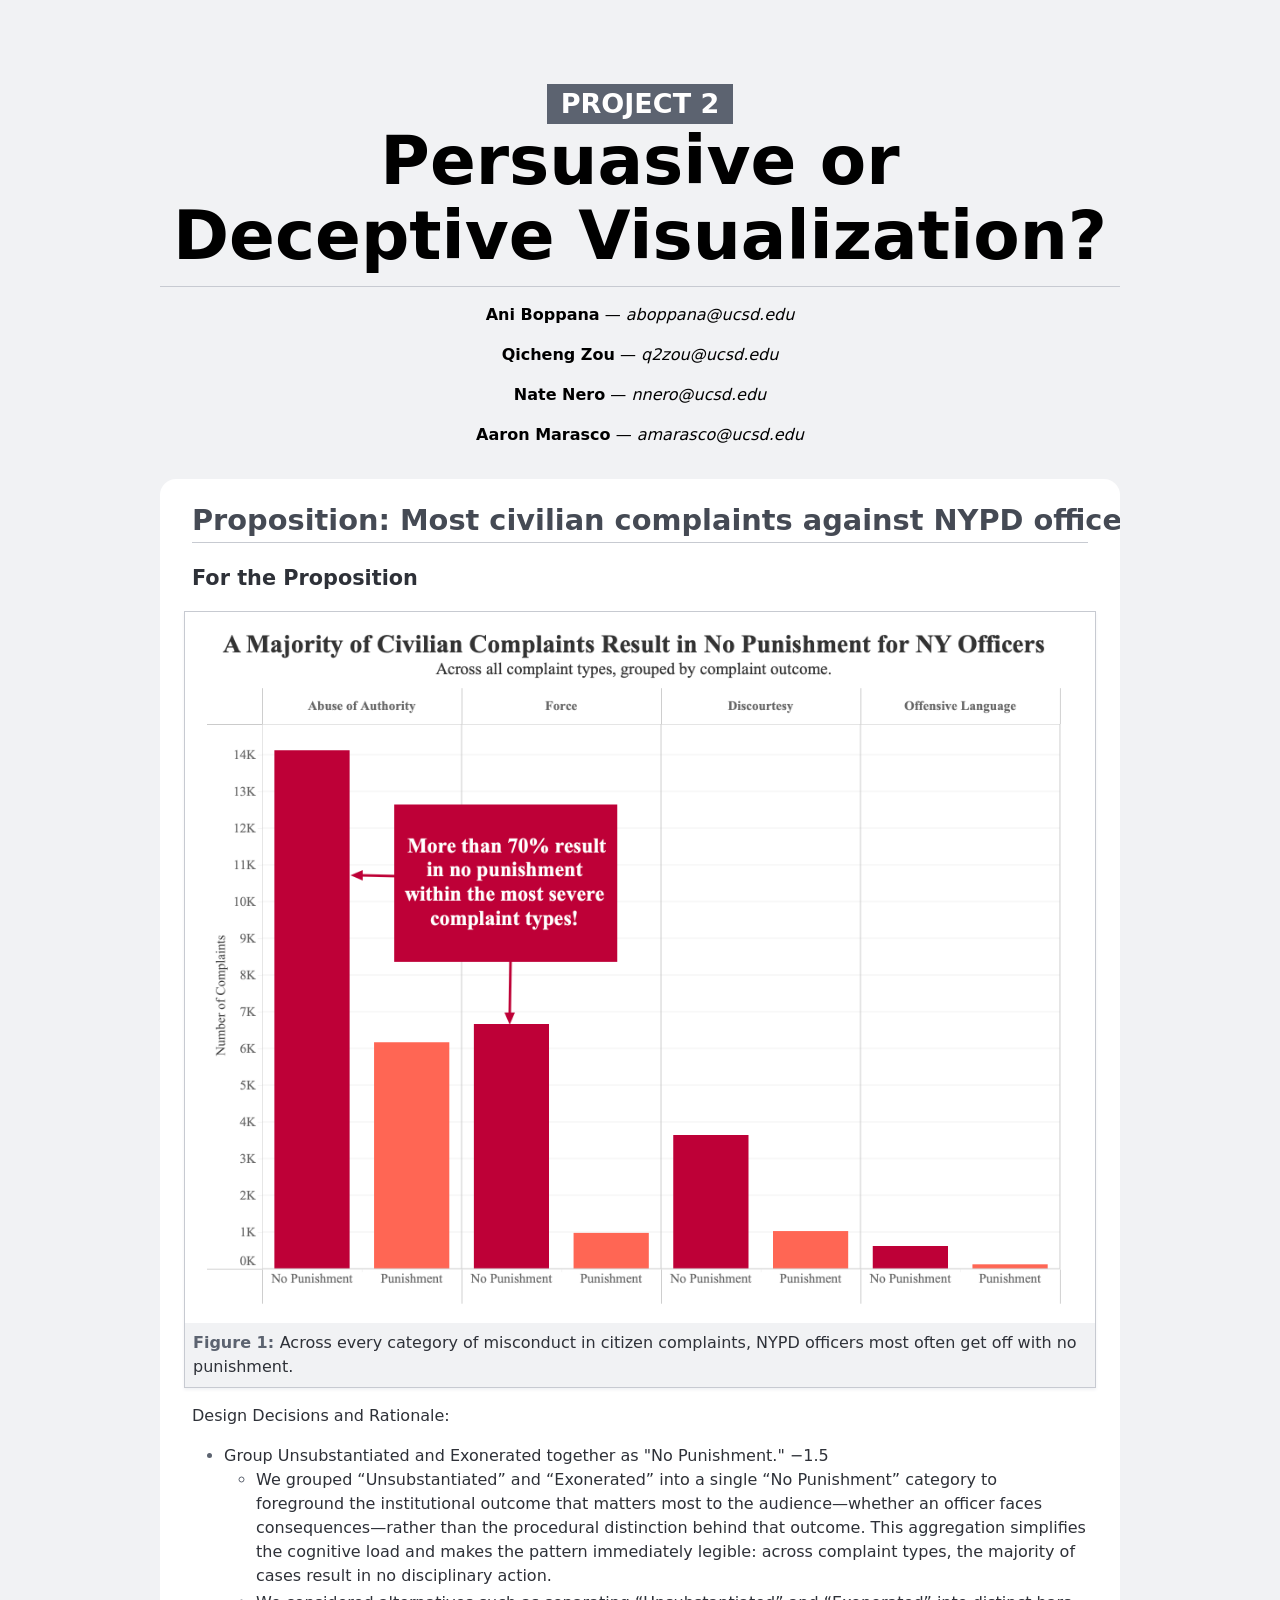
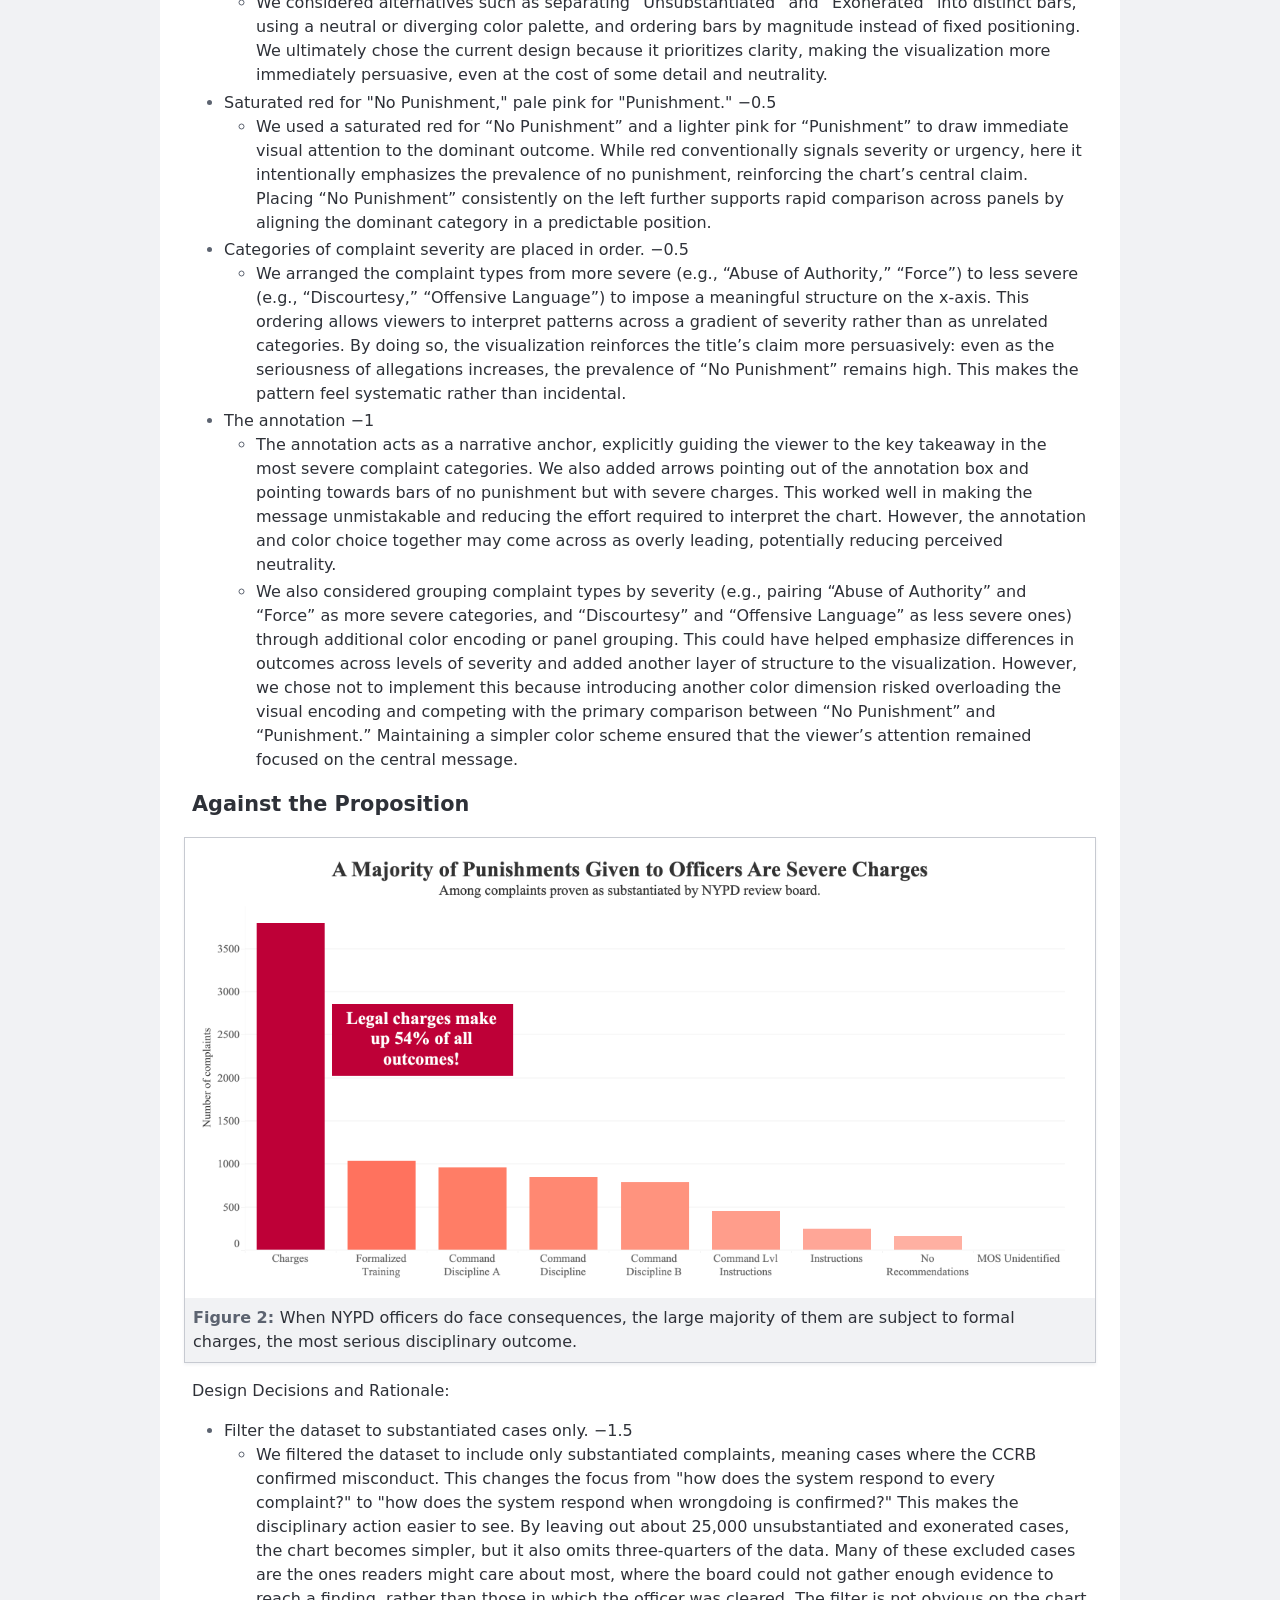
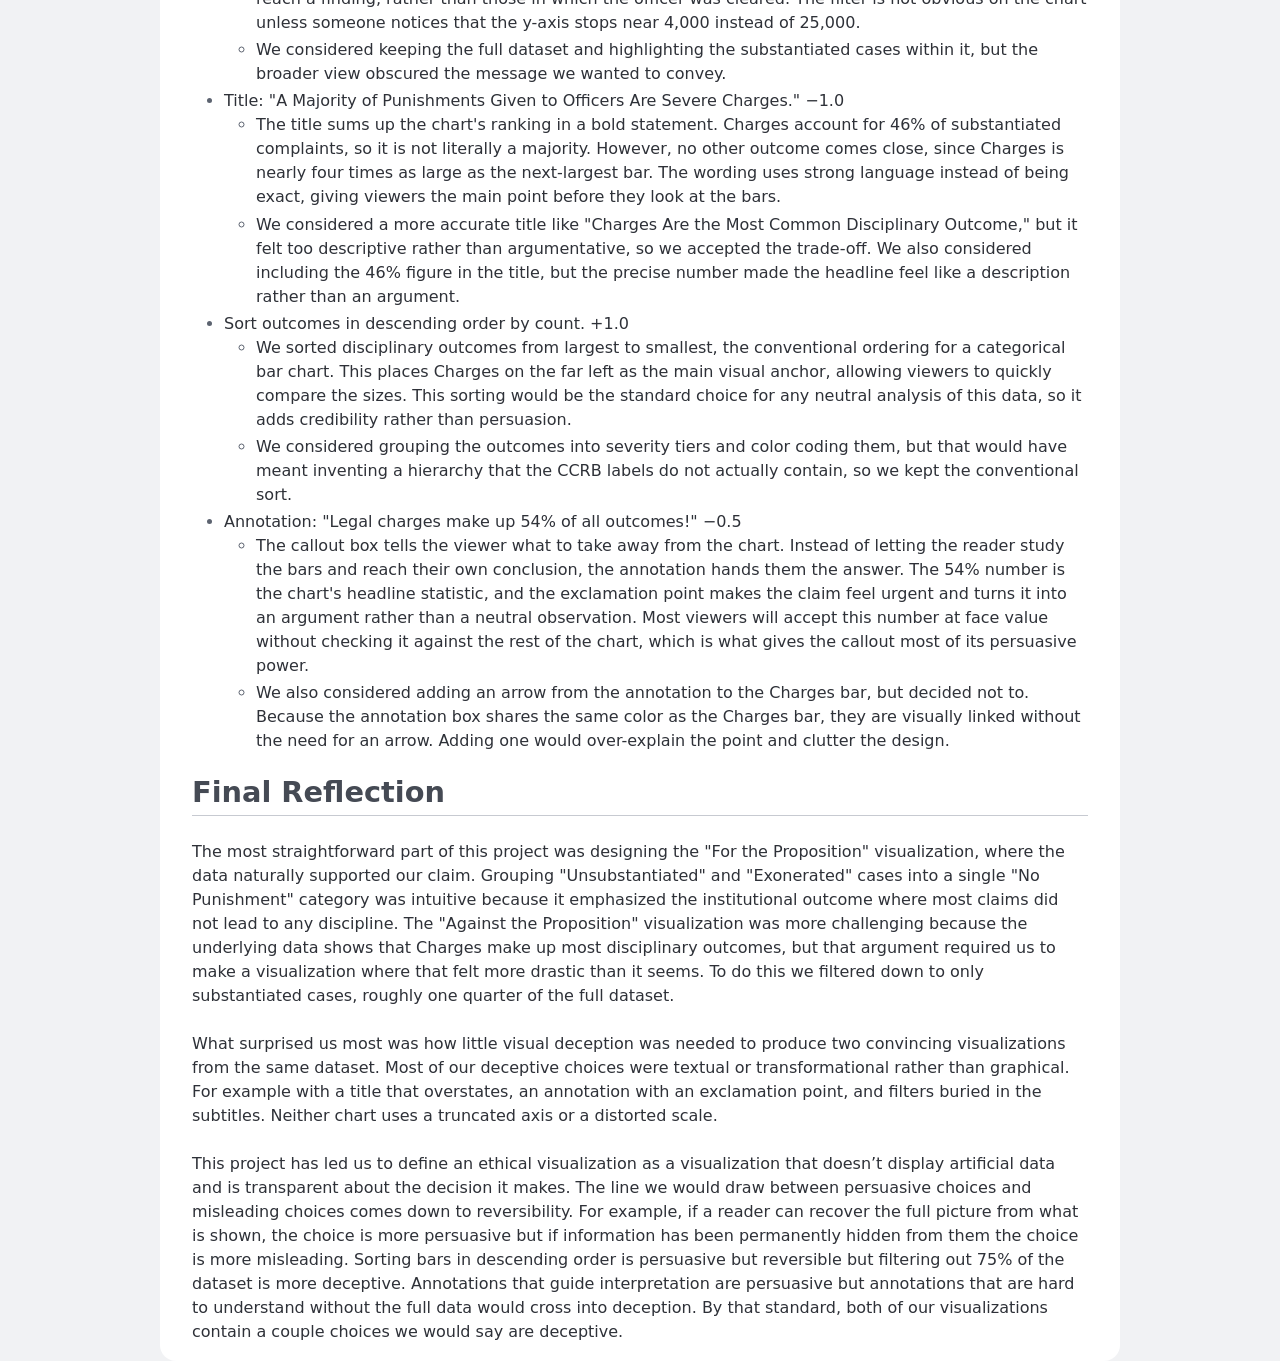
<file: index.html>
<!doctype html>
<html lang="en">
    <head>
        <title>Project 2 Report</title>
        <style>
            :root {
                --color-neutral-95: hsl(220 10% 95%);
                --color-neutral-90: hsl(220 10% 90%);
                --color-neutral-80: hsl(220 10% 80%);
                --color-neutral-70: hsl(220 10% 70%);
                --color-neutral-60: hsl(220 10% 60%);
                --color-neutral-50: hsl(220 10% 50%);
                --color-neutral-40: hsl(220 10% 40%);
                --color-neutral-30: hsl(220 10% 30%);
                --color-neutral-20: hsl(220 10% 20%);
                --color-neutral-10: hsl(220 10% 10%);
            }

            html {
                font: 100%/1.5 system-ui;
                counter-reset: figure;
                background: var(--color-neutral-95);
            }
            body {
                max-width: min(75vw, 80em);
                margin: 0 auto;
            }

            /* Headings */

            h1,
            h2,
            h3,
            h4,
            h5,
            h6 {
                line-height: 1.1;
                font-weight: 600;
                text-wrap: balance;
            }

            h1,
            h2 {
                border-bottom: 1px solid var(--color-neutral-80);
                padding-bottom: 0.2em;
                overflow-wrap: break-word;
                word-break: break-word;
            }

            h1 {
                margin-block: 1em 0.5rem;
                font-size: clamp(2.5em, 150% + 2vh + 2vw, 10vmin);
                font-weight: 800;

                small {
                    display: block;
                    width: fit-content;
                    padding: 0.2em 0.5em;
                    margin-inline: auto;
                    color: white;
                    background: var(--color-neutral-40);
                    font-size: 40%;
                    text-transform: uppercase;
                    white-space: nowrap;
                }
            }

            h2 {
                font-size: 180%;
                color: var(--color-neutral-30);
                text-wrap: nowrap;
            }

            h3 {
                font-size: 130%;
            }

            /* Lists */

            ul,
            ol {
                padding-inline-start: 2em;
            }

            li {
                &::marker {
                    color: var(--color-neutral-40);
                }

                + li {
                    margin-top: 0.2em;
                }
            }

            /* Sectioning elements */

            header {
                padding-block: 1em;
                text-align: center;
            }

            main {
                background: white;
                color: var(--color-neutral-20);
                border-radius: 1rem;
                padding: 0.1rem 2rem;
                overflow: hidden;
            }

            /* Figures */
            figure img {
            max-width: 100%;
            height: auto;
            display: block;
            margin: 0 auto;
            }
            
            figure {
                margin: 1em 0;
                padding: 0.5rem;
                margin-inline: -0.5em;
                border: 1px solid var(--color-neutral-80);
                box-shadow: 0 0.1em 0.2em var(--color-neutral-95);
                text-align: center;
                background: white;

                > figcaption {
                    font: 500 75% var(--font-sans);
                    background: var(--color-neutral-95);
                    padding: 0.5rem;
                    margin: -0.5rem;
                    margin-top: 0.5rem;
                    counter-increment: figure;
                    text-align: left;

                    &::before {
                        content: "Figure " counter(figure) ": ";
                        font-weight: bold;
                        color: var(--color-neutral-40);
                    }

                    a:not(:hover, :focus, :active) {
                        color: inherit;
                        text-decoration: underline;
                        text-decoration-color: color-mix(
                            in lab,
                            currentColor,
                            transparent 70%
                        );
                    }
                }
            }
        </style>
    </head>

    <body>
        <header>
            <h1>
                <small>Project 2</small>
                Persuasive or Deceptive Visualization?
            </h1>

            <p><strong>Ani Boppana</strong> — <em>aboppana@ucsd.edu</em></p>
            <p><strong>Qicheng Zou</strong> — <em>q2zou@ucsd.edu</em></p>
            <p><strong>Nate Nero</strong> — <em>nnero@ucsd.edu</em></p>
            <p><strong>Aaron Marasco</strong> — <em>amarasco@ucsd.edu</em></p>
        </header>

        <main>
            <h2>Proposition: Most civilian complaints against NYPD officers result in no disciplinary action.</h2>

            <section>
                <h3>For the Proposition</h3>

                <figure>
                    <img src="project2_pro.png" alt="Bar graph of number of complaints, grouped by category of misconduct across both outcomes (punishment and no punishment)." />
                    <figcaption>Across every category of misconduct in citizen complaints, NYPD officers most often get off with no punishment.</figcaption>
                </figure>

                <p>Design Decisions and Rationale:</p>

                <ul>
                    <li>
                        Group Unsubstantiated and Exonerated together as "No Punishment." −1.5
                        <ul>
                            <li>
                                We grouped “Unsubstantiated” and “Exonerated” into a single “No Punishment” category to foreground the institutional outcome that matters most to the audience—whether an officer faces consequences—rather than the procedural distinction behind that outcome. This aggregation simplifies the cognitive load and makes the pattern immediately legible: across complaint types, the majority of cases result in no disciplinary action.
                            </li>
                            <li>
                                We considered alternatives such as separating “Unsubstantiated” and “Exonerated” into distinct bars, using a neutral or diverging color palette, and ordering bars by magnitude instead of fixed positioning. We ultimately chose the current design because it prioritizes clarity, making the visualization more immediately persuasive, even at the cost of some detail and neutrality.
                            </li>
                        </ul>
                    </li>

                    <li>
                        Saturated red for "No Punishment," pale pink for "Punishment." −0.5
                        <ul>
                            <li>
                                We used a saturated red for “No Punishment” and a lighter pink for “Punishment” to draw immediate visual attention to the dominant outcome. While red conventionally signals severity or urgency, here it intentionally emphasizes the prevalence of no punishment, reinforcing the chart’s central claim. Placing “No Punishment” consistently on the left further supports rapid comparison across panels by aligning the dominant category in a predictable position.
                            </li>
                        </ul>
                    </li>

                    <li>
                        Categories of complaint severity are placed in order. −0.5
                        <ul>
                            <li>
                                We arranged the complaint types from more severe (e.g., “Abuse of Authority,” “Force”) to less severe (e.g., “Discourtesy,” “Offensive Language”) to impose a meaningful structure on the x-axis. This ordering allows viewers to interpret patterns across a gradient of severity rather than as unrelated categories. By doing so, the visualization reinforces the title’s claim more persuasively: even as the seriousness of allegations increases, the prevalence of “No Punishment” remains high. This makes the pattern feel systematic rather than incidental.
                            </li>
                        </ul>
                    </li>

                    <li>
                        The annotation −1
                        <ul>
                            <li>
                                The annotation acts as a narrative anchor, explicitly guiding the viewer to the key takeaway in the most severe complaint categories. We also added arrows pointing out of the annotation box and pointing towards bars of no punishment but with severe charges. This worked well in making the message unmistakable and reducing the effort required to interpret the chart. However, the annotation and color choice together may come across as overly leading, potentially reducing perceived neutrality.
                            </li>
                            <li>
                                We also considered grouping complaint types by severity (e.g., pairing “Abuse of Authority” and “Force” as more severe categories, and “Discourtesy” and “Offensive Language” as less severe ones) through additional color encoding or panel grouping. This could have helped emphasize differences in outcomes across levels of severity and added another layer of structure to the visualization. However, we chose not to implement this because introducing another color dimension risked overloading the visual encoding and competing with the primary comparison between “No Punishment” and “Punishment.” Maintaining a simpler color scheme ensured that the viewer’s attention remained focused on the central message.
                            </li>
                        </ul>
                    </li>
                </ul>
            </section>

            <section>
                <h3>Against the Proposition</h3>

                <figure>
                    <img src="project2_con.png" alt="Bar graph of number of complaints by type of punishment." />
                    <figcaption>When NYPD officers do face consequences, the large majority of them are subject to formal charges, the most serious disciplinary outcome.</figcaption>
                </figure>

                <p>Design Decisions and Rationale:</p>

                <ul>
                    <li>
                        Filter the dataset to substantiated cases only. −1.5
                        <ul>
                            <li>
                                We filtered the dataset to include only substantiated complaints, meaning cases where the CCRB confirmed misconduct. This changes the focus from "how does the system respond to every complaint?" to "how does the system respond when wrongdoing is confirmed?" This makes the disciplinary action easier to see. By leaving out about 25,000 unsubstantiated and exonerated cases, the chart becomes simpler, but it also omits three-quarters of the data. Many of these excluded cases are the ones readers might care about most, where the board could not gather enough evidence to reach a finding, rather than those in which the officer was cleared. The filter is not obvious on the chart unless someone notices that the y-axis stops near 4,000 instead of 25,000.
                            </li>
                            <li>
                                We considered keeping the full dataset and highlighting the substantiated cases within it, but the broader view obscured the message we wanted to convey.
                            </li>
                        </ul>
                    </li>

                    <li>
                        Title: "A Majority of Punishments Given to Officers Are Severe Charges." −1.0
                        <ul>
                            <li>
                                The title sums up the chart's ranking in a bold statement. Charges account for 46% of substantiated complaints, so it is not literally a majority. However, no other outcome comes close, since Charges is nearly four times as large as the next-largest bar. The wording uses strong language instead of being exact, giving viewers the main point before they look at the bars.
                            </li>
                            <li>
                                We considered a more accurate title like "Charges Are the Most Common Disciplinary Outcome," but it felt too descriptive rather than argumentative, so we accepted the trade-off. We also considered including the 46% figure in the title, but the precise number made the headline feel like a description rather than an argument.
                            </li>
                        </ul>
                    </li>

                    <li>
                        Sort outcomes in descending order by count. +1.0
                        <ul>
                            <li>
                                We sorted disciplinary outcomes from largest to smallest, the conventional ordering for a categorical bar chart. This places Charges on the far left as the main visual anchor, allowing viewers to quickly compare the sizes. This sorting would be the standard choice for any neutral analysis of this data, so it adds credibility rather than persuasion.
                            </li>
                            <li>
                                We considered grouping the outcomes into severity tiers and color coding them, but that would have meant inventing a hierarchy that the CCRB labels do not actually contain, so we kept the conventional sort.
                            </li>
                        </ul>
                    </li>

                    <li>
                        Annotation: "Legal charges make up 54% of all outcomes!" −0.5
                        <ul>
                            <li>
                                The callout box tells the viewer what to take away from the chart. Instead of letting the reader study the bars and reach their own conclusion, the annotation hands them the answer. The 54% number is the chart's headline statistic, and the exclamation point makes the claim feel urgent and turns it into an argument rather than a neutral observation. Most viewers will accept this number at face value without checking it against the rest of the chart, which is what gives the callout most of its persuasive power.
                            </li>
                            <li>
                                We also considered adding an arrow from the annotation to the Charges bar, but decided not to. Because the annotation box shares the same color as the Charges bar, they are visually linked without the need for an arrow. Adding one would over-explain the point and clutter the design.
                            </li>
                        </ul>
                    </li>
                </ul>
            </section>

            <section>
                <h2>Final Reflection</h2>

                <p>The most straightforward part of this project was designing the "For the Proposition" visualization, where the data naturally supported our claim. Grouping "Unsubstantiated" and "Exonerated" cases into a single "No Punishment" category was intuitive because it emphasized the institutional outcome where most claims did not lead to any discipline. The "Against the Proposition" visualization was more challenging because the underlying data shows that Charges make up most disciplinary outcomes, but that argument required us to make a visualization where that felt more drastic than it seems. To do this we filtered down to only substantiated cases, roughly one quarter of the full dataset.
                    <br><br>What surprised us most was how little visual deception was needed to produce two convincing visualizations from the same dataset. Most of our deceptive choices were textual or transformational rather than graphical. For example with a title that overstates, an annotation with an exclamation point, and filters buried in the subtitles. Neither chart uses a truncated axis or a distorted scale.<br><br>
                This project has led us to define an ethical visualization as a visualization that doesn’t display artificial data and is transparent about the decision it makes. The line we would draw between persuasive choices and misleading choices comes down to reversibility. For example, if a reader can recover the full picture from what is shown, the choice is more persuasive but if information has been permanently hidden from them the choice is more misleading. Sorting bars in descending order is persuasive but reversible but filtering out 75% of the dataset is more deceptive. Annotations that guide interpretation are persuasive but annotations that are hard to understand without the full data would cross into deception. By that standard, both of our visualizations contain a couple choices we would say are deceptive.
                </p>
            </section>
        </main>
    <script defer src="https://static.cloudflareinsights.com/beacon.min.js/v8c78df7c7c0f484497ecbca7046644da1771523124516" integrity="sha512-8DS7rgIrAmghBFwoOTujcf6D9rXvH8xm8JQ1Ja01h9QX8EzXldiszufYa4IFfKdLUKTTrnSFXLDkUEOTrZQ8Qg==" data-cf-beacon='{"version":"2024.11.0","token":"c822b88e119346678db149ed7b7721c9","r":1,"server_timing":{"name":{"cfCacheStatus":true,"cfEdge":true,"cfExtPri":true,"cfL4":true,"cfOrigin":true,"cfSpeedBrain":true},"location_startswith":null}}' crossorigin="anonymous"></script>
</body>
</html>
</file>
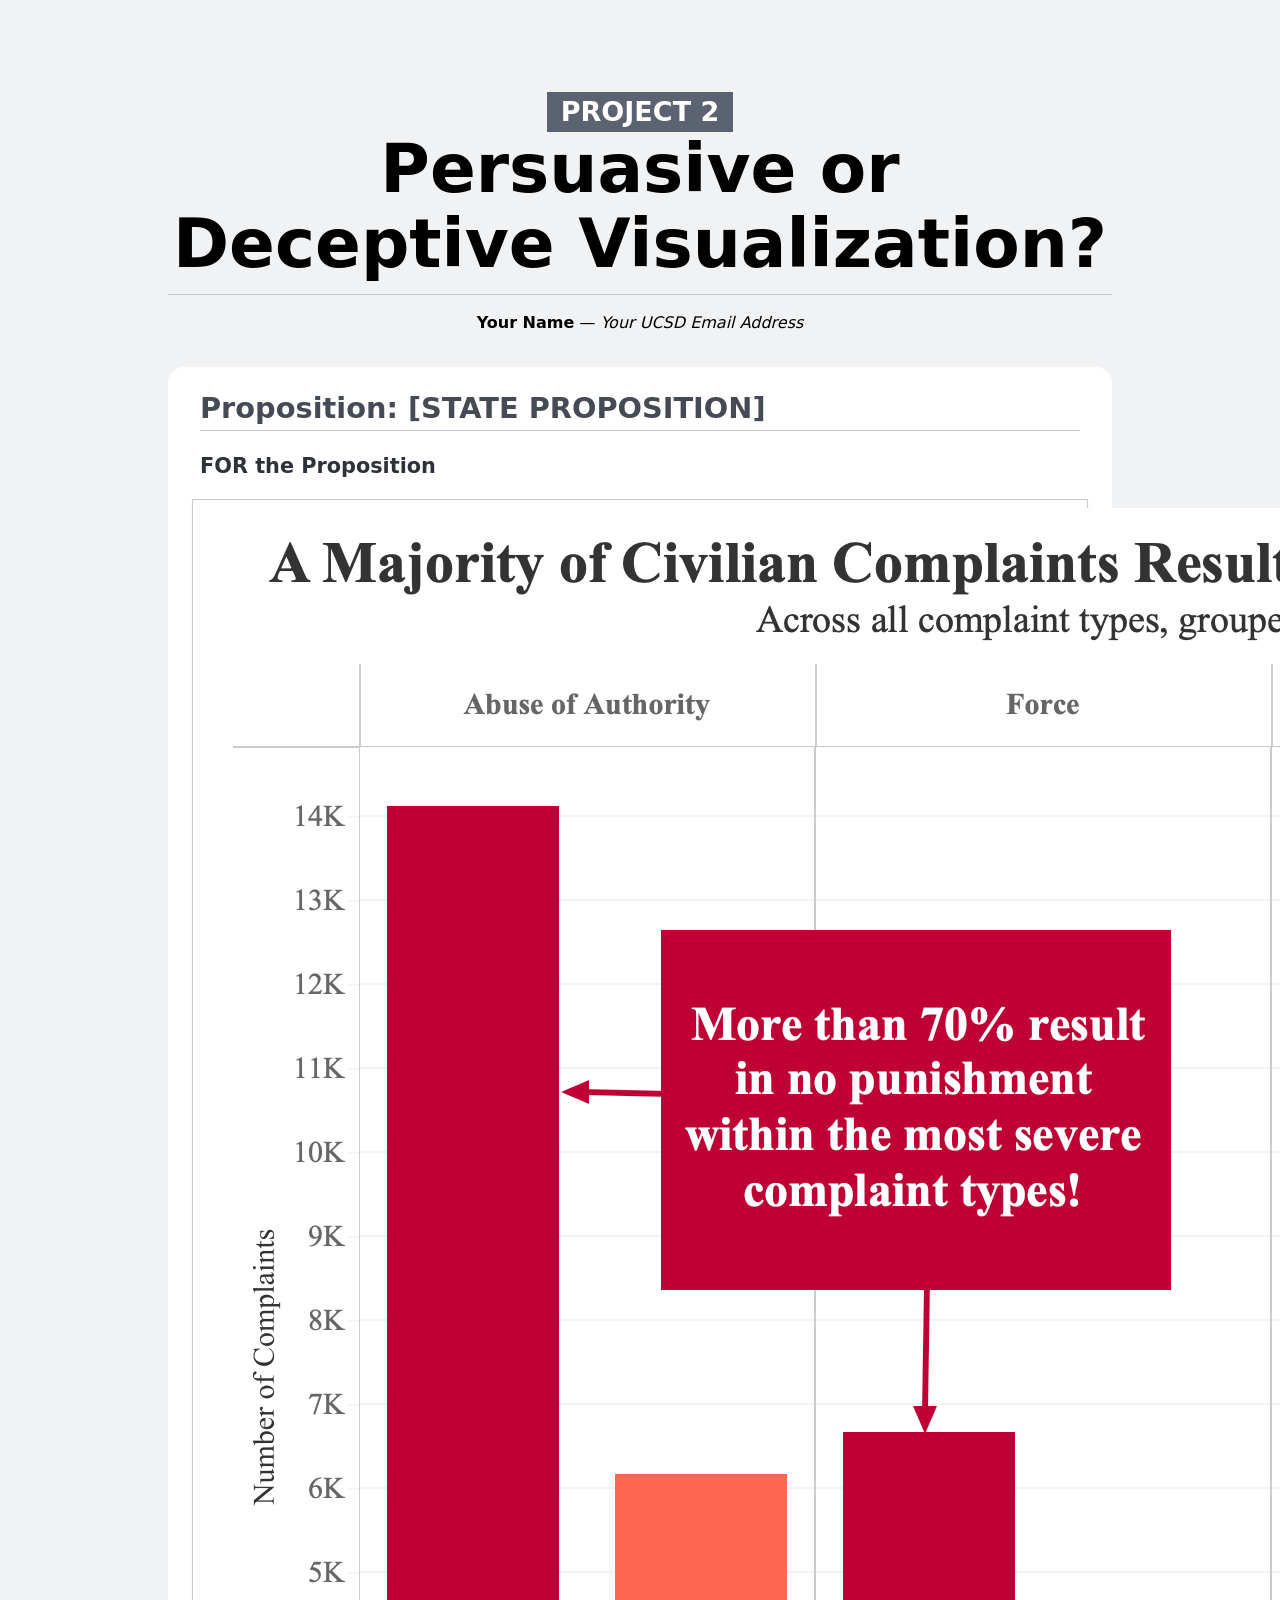
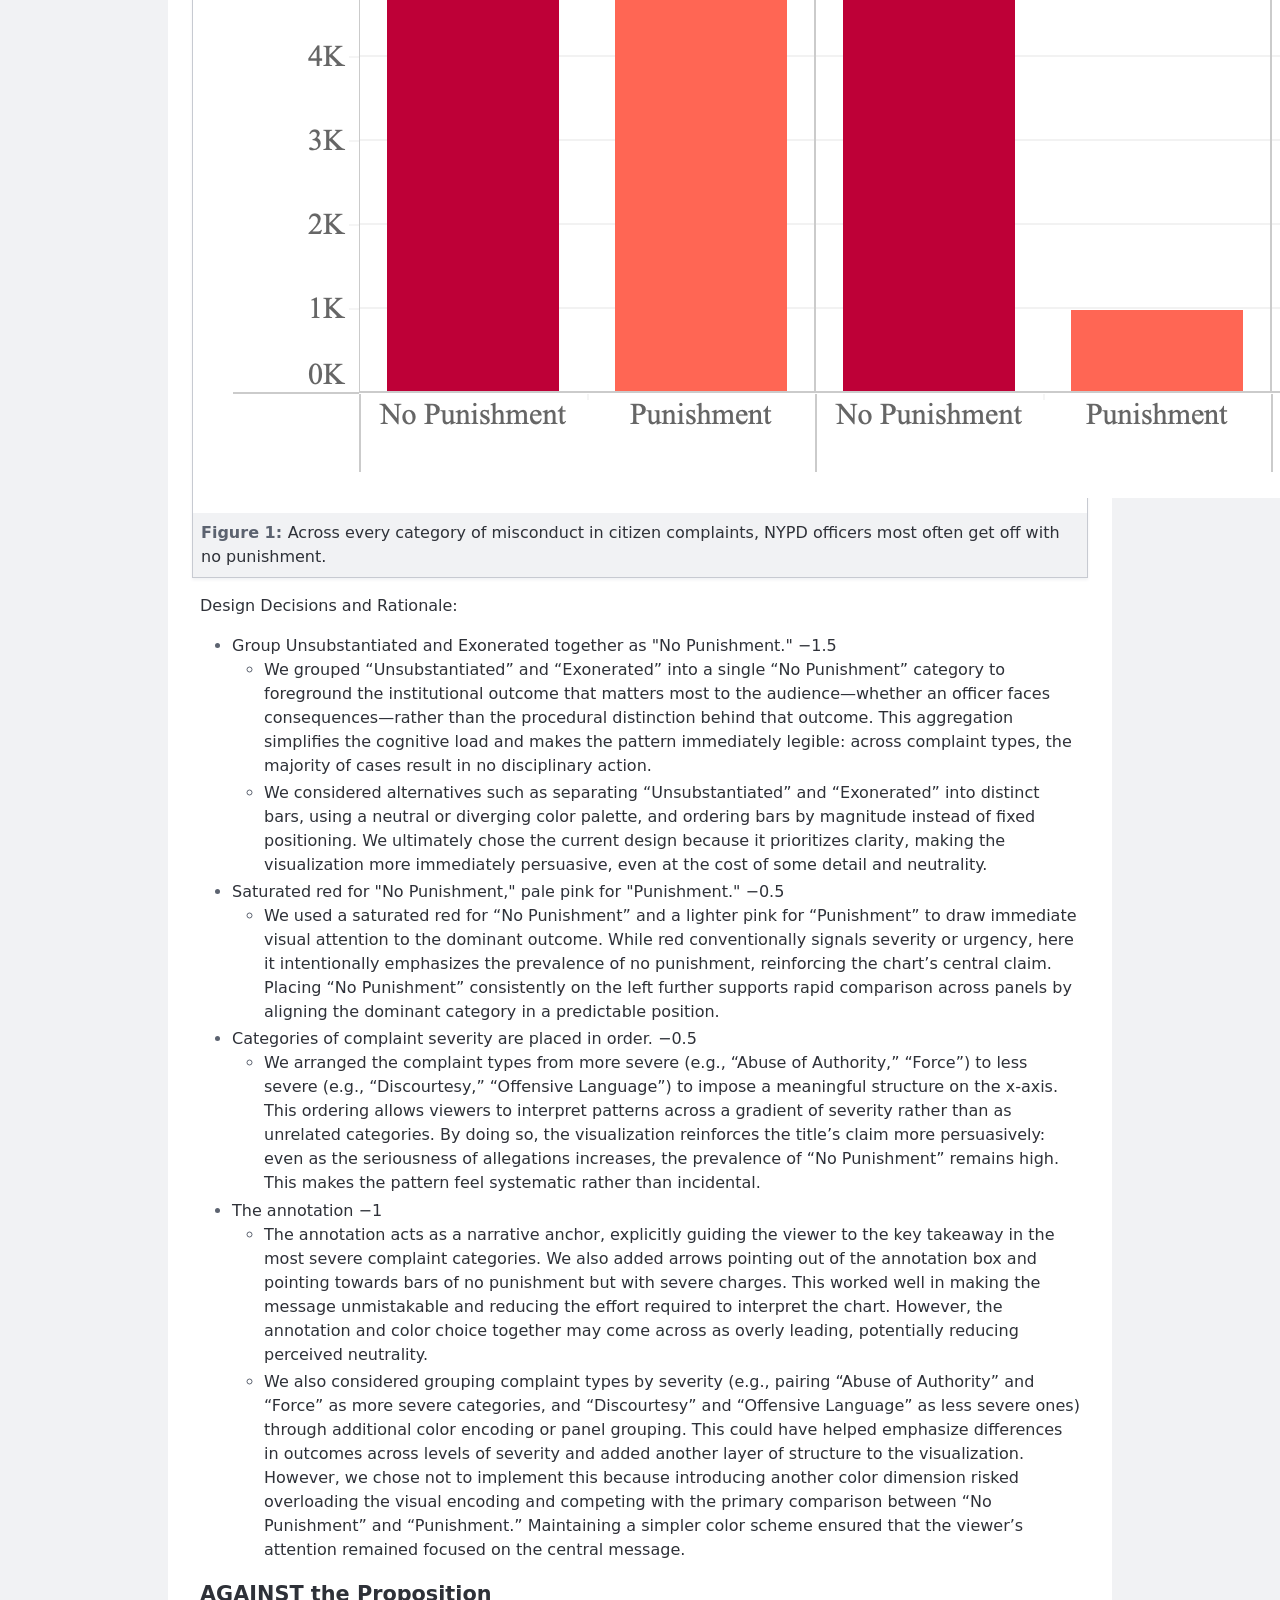
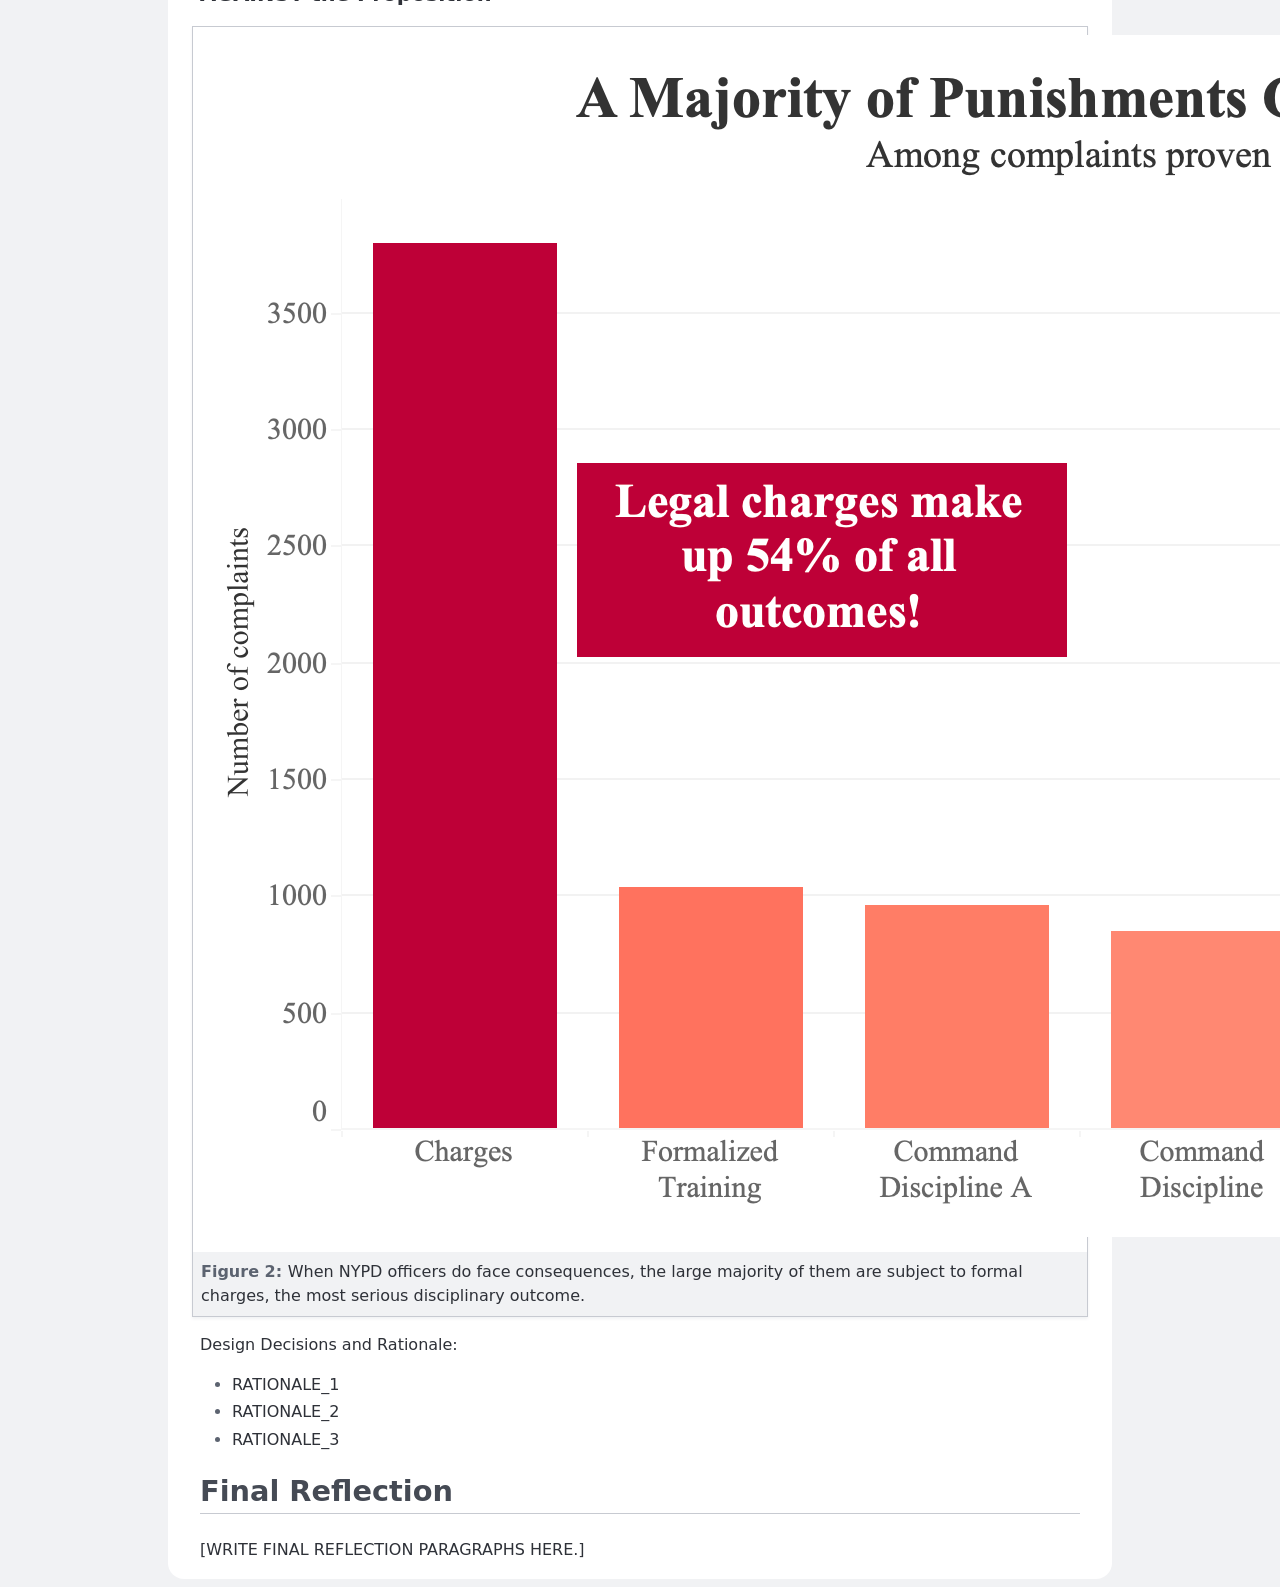
<file: project2_report.html>
<!doctype html>
<html lang="en">
    <head>
        <title>Project 2 Report</title>
        <style>
            :root {
                --color-neutral-95: hsl(220 10% 95%);
                --color-neutral-90: hsl(220 10% 90%);
                --color-neutral-80: hsl(220 10% 80%);
                --color-neutral-70: hsl(220 10% 70%);
                --color-neutral-60: hsl(220 10% 60%);
                --color-neutral-50: hsl(220 10% 50%);
                --color-neutral-40: hsl(220 10% 40%);
                --color-neutral-30: hsl(220 10% 30%);
                --color-neutral-20: hsl(220 10% 20%);
                --color-neutral-10: hsl(220 10% 10%);
            }

            html {
                font: 100%/1.5 system-ui;
                counter-reset: figure;
                background: var(--color-neutral-95);
                max-width: min(75vw, 80em);
                margin: 0 auto;
            }

            /* Headings */

            h1,
            h2,
            h3,
            h4,
            h5,
            h6 {
                line-height: 1.1;
                font-weight: 600;
                text-wrap: balance;
            }

            h1,
            h2 {
                border-bottom: 1px solid var(--color-neutral-80);
                padding-bottom: 0.2em;
            }

            h1 {
                margin-block: 1em 0.5rem;
                font-size: clamp(2.5em, 150% + 2vh + 2vw, 10vmin);
                font-weight: 800;

                small {
                    display: block;
                    width: fit-content;
                    padding: 0.2em 0.5em;
                    margin-inline: auto;
                    color: white;
                    background: var(--color-neutral-40);
                    font-size: 40%;
                    text-transform: uppercase;
                    white-space: nowrap;
                }
            }

            h2 {
                font-size: 180%;
                color: var(--color-neutral-30);
            }

            h3 {
                font-size: 130%;
            }

            /* Lists */

            ul,
            ol {
                padding-inline-start: 2em;
            }

            li {
                &::marker {
                    color: var(--color-neutral-40);
                }

                + li {
                    margin-top: 0.2em;
                }
            }

            /* Sectioning elements */

            header {
                padding-block: 1em;
                text-align: center;
            }

            main {
                background: white;
                color: var(--color-neutral-20);
                border-radius: 1rem;
                padding: 0.1rem 2rem;
            }

            /* Figures */

            figure {
                margin: 1em 0;
                padding: 0.5rem;
                margin-inline: -0.5em;
                border: 1px solid var(--color-neutral-80);
                box-shadow: 0 0.1em 0.2em var(--color-neutral-95);
                text-align: center;
                background: white;

                > figcaption {
                    font: 500 75% var(--font-sans);
                    background: var(--color-neutral-95);
                    padding: 0.5rem;
                    margin: -0.5rem;
                    margin-top: 0.5rem;
                    counter-increment: figure;
                    text-align: left;

                    &::before {
                        content: "Figure " counter(figure) ": ";
                        font-weight: bold;
                        color: var(--color-neutral-40);
                    }

                    a:not(:hover, :focus, :active) {
                        color: inherit;
                        text-decoration: underline;
                        text-decoration-color: color-mix(
                            in lab,
                            currentColor,
                            transparent 70%
                        );
                    }
                }
            }
        </style>
    </head>

    <body>
        <header>
            <h1>
                <small>Project 2</small>
                Persuasive or Deceptive Visualization?
            </h1>

            <p><strong>Your Name</strong> — <em>Your UCSD Email Address</em></p>
        </header>

        <main>
            <h2>Proposition: [STATE PROPOSITION]</h2>

            <section>
                <h3>FOR the Proposition</h3>

                <figure>
                    <img src="project2_pro.png" alt="Bar graph of number of complaints, grouped by category of misconduct across both outcomes (punishment and no punishment)." />
                    <figcaption>Across every category of misconduct in citizen complaints, NYPD officers most often get off with no punishment.</figcaption>
                </figure>

                <p>Design Decisions and Rationale:</p>

                <ul>
                    <li>
                        Group Unsubstantiated and Exonerated together as "No Punishment." −1.5
                        <ul>
                            <li>
                                We grouped “Unsubstantiated” and “Exonerated” into a single “No Punishment” category to foreground the institutional outcome that matters most to the audience—whether an officer faces consequences—rather than the procedural distinction behind that outcome. This aggregation simplifies the cognitive load and makes the pattern immediately legible: across complaint types, the majority of cases result in no disciplinary action.
                            </li>
                            <li>
                                We considered alternatives such as separating “Unsubstantiated” and “Exonerated” into distinct bars, using a neutral or diverging color palette, and ordering bars by magnitude instead of fixed positioning. We ultimately chose the current design because it prioritizes clarity, making the visualization more immediately persuasive, even at the cost of some detail and neutrality.
                            </li>
                        </ul>
                    </li>

                    <li>
                        Saturated red for "No Punishment," pale pink for "Punishment." −0.5
                        <ul>
                            <li>
                                We used a saturated red for “No Punishment” and a lighter pink for “Punishment” to draw immediate visual attention to the dominant outcome. While red conventionally signals severity or urgency, here it intentionally emphasizes the prevalence of no punishment, reinforcing the chart’s central claim. Placing “No Punishment” consistently on the left further supports rapid comparison across panels by aligning the dominant category in a predictable position.
                            </li>
                        </ul>
                    </li>

                    <li>
                        Categories of complaint severity are placed in order. −0.5
                        <ul>
                            <li>
                                We arranged the complaint types from more severe (e.g., “Abuse of Authority,” “Force”) to less severe (e.g., “Discourtesy,” “Offensive Language”) to impose a meaningful structure on the x-axis. This ordering allows viewers to interpret patterns across a gradient of severity rather than as unrelated categories. By doing so, the visualization reinforces the title’s claim more persuasively: even as the seriousness of allegations increases, the prevalence of “No Punishment” remains high. This makes the pattern feel systematic rather than incidental.
                            </li>
                        </ul>
                    </li>

                    <li>
                        The annotation −1
                        <ul>
                            <li>
                                The annotation acts as a narrative anchor, explicitly guiding the viewer to the key takeaway in the most severe complaint categories. We also added arrows pointing out of the annotation box and pointing towards bars of no punishment but with severe charges. This worked well in making the message unmistakable and reducing the effort required to interpret the chart. However, the annotation and color choice together may come across as overly leading, potentially reducing perceived neutrality.
                            </li>
                            <li>
                                We also considered grouping complaint types by severity (e.g., pairing “Abuse of Authority” and “Force” as more severe categories, and “Discourtesy” and “Offensive Language” as less severe ones) through additional color encoding or panel grouping. This could have helped emphasize differences in outcomes across levels of severity and added another layer of structure to the visualization. However, we chose not to implement this because introducing another color dimension risked overloading the visual encoding and competing with the primary comparison between “No Punishment” and “Punishment.” Maintaining a simpler color scheme ensured that the viewer’s attention remained focused on the central message.
                            </li>
                        </ul>
                    </li>
                </ul>
            </section>

            <section>
                <h3>AGAINST the Proposition</h3>

                <figure>
                    <img src="project2_con.png" alt="Bar graph of number of complaints by type of punishment." />
                    <figcaption>When NYPD officers do face consequences, the large majority of them are subject to formal charges, the most serious disciplinary outcome.</figcaption>
                </figure>

                <p>Design Decisions and Rationale:</p>

                <ul>
                    <li>RATIONALE_1</li>
                    <li>RATIONALE_2</li>
                    <li>RATIONALE_3</li>
                </ul>
            </section>

            <section>
                <h2>Final Reflection</h2>

                <p>[WRITE FINAL REFLECTION PARAGRAPHS HERE.]</p>
            </section>
        </main>
    <script defer src="https://static.cloudflareinsights.com/beacon.min.js/v8c78df7c7c0f484497ecbca7046644da1771523124516" integrity="sha512-8DS7rgIrAmghBFwoOTujcf6D9rXvH8xm8JQ1Ja01h9QX8EzXldiszufYa4IFfKdLUKTTrnSFXLDkUEOTrZQ8Qg==" data-cf-beacon='{"version":"2024.11.0","token":"c822b88e119346678db149ed7b7721c9","r":1,"server_timing":{"name":{"cfCacheStatus":true,"cfEdge":true,"cfExtPri":true,"cfL4":true,"cfOrigin":true,"cfSpeedBrain":true},"location_startswith":null}}' crossorigin="anonymous"></script>
</body>
</html>
</file>
